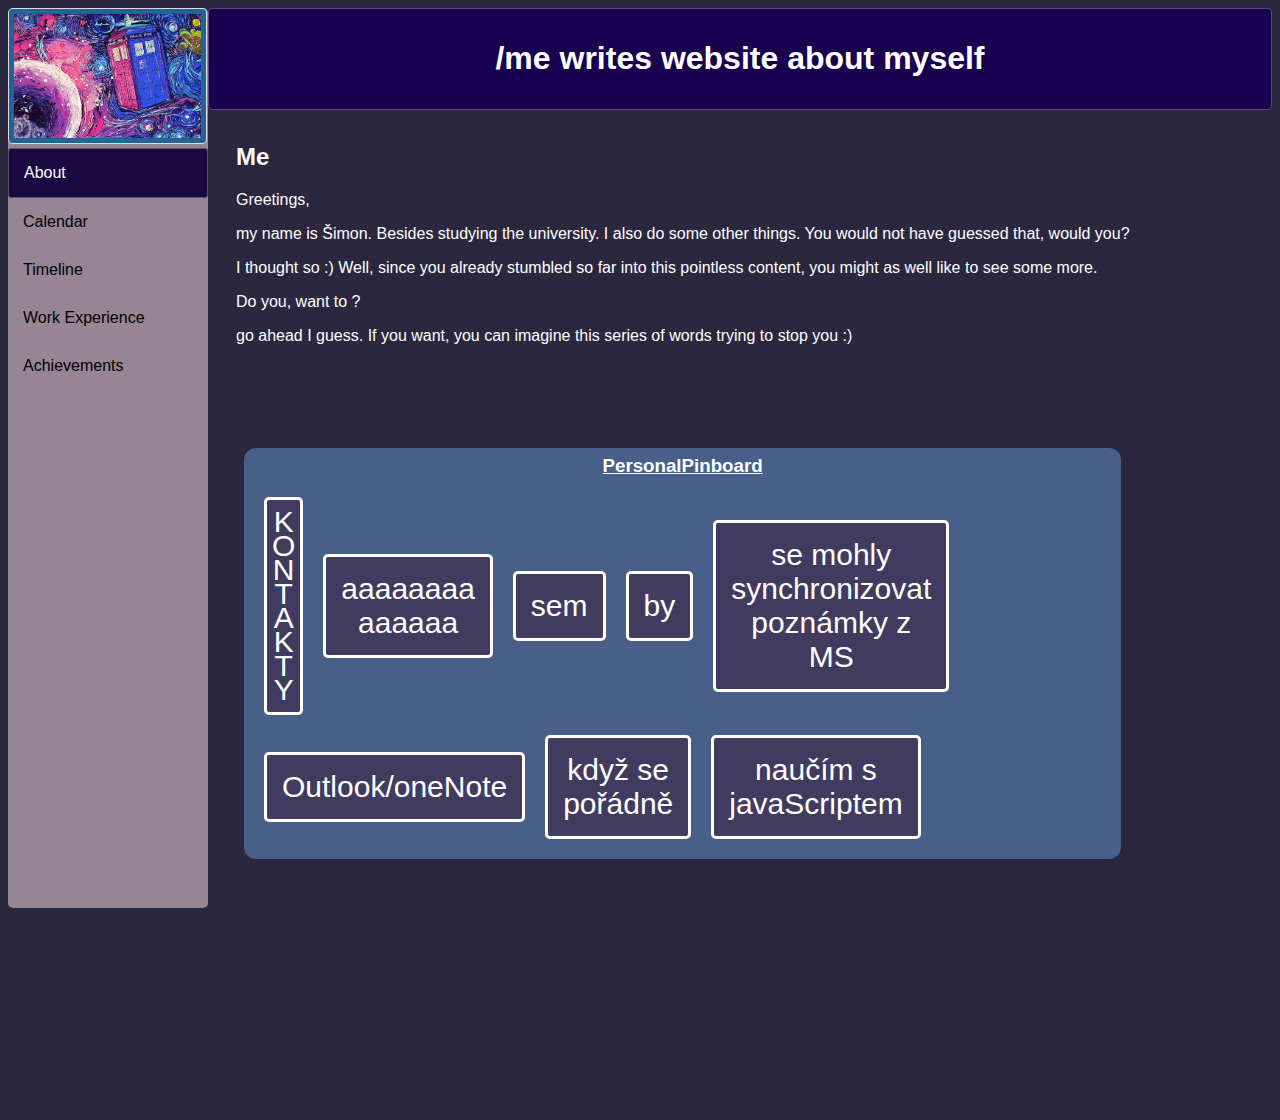
<file: index.html>
<!DOCTYPE html>
<html lang="en">

<head>
    <meta name="keywords" content="HTML, CSS, JavaScript, simik394">
    <meta name="description" content="homepage for personal website">
    <meta name="author" content="Simon Trousil">
    <title>/simik394</title>
    <link rel="icon" type="image/x-icon" href="resources/tardis-ico.ico">
    <link href="css/navigation.css" rel="stylesheet">
    <link href="css/index.css" rel="stylesheet">
    <!-- Load an icon library to show a hamburger menu (bars) on small screens -->
    <link rel="stylesheet" href="https://cdnjs.cloudflare.com/ajax/libs/font-awesome/4.7.0/css/font-awesome.min.css">
    <link href="css/default.css" rel="stylesheet">
    <script src="scripts.js"></script>
</head>

<body>
    <nav class="navigation" id="nav">
        <img class="nav-pic" src="resources/tardis-nav2-min.jpg" alt="tardis">
        <a href="https://simik394.github.io/sp1/" class="active">About </a>
        <a href="myCalendar.html"> Calendar</a>
        <a href="timeline.html"> Timeline</a>
        <a href="mypartTimeJob.html">Work Experience </a>
        <a href="tf.html">Achievements</a>
        <a href="javascript:void(0);" class="icon" onclick="dropDownMenu()">M
            <i class="fa fa-bars"></i>
        </a>
    </nav>
    <div class="header">
        <h1>/me writes website about myself</h1>
    </div>
    <div class="content">
        <div class="intro">
            <h2>Me</h2>
            <p>Greetings,</p>
            <p>my name is Šimon. Besides studying the university. I also do some other things. You would not have
                guessed that, would you?</p>
            <p>I thought so :) Well, since you already stumbled so far into this pointless content, you might as well
                like to see some more.</p>
            <p>Do you, want to ? </p>
            <p>go ahead I guess. If you want, you can imagine this series of words trying to stop you :)</p>
        </div>
        <div class="pin-board">
            <h3>PersonalPinboard</h3>
            <div class="tabDesc">
                <div class="hiden"></div>
                <div>
                    <p>K</p>
                    <p>O</p>
                    <p>N</p>
                    <p>T</p>
                    <p>A</p>
                    <p>K</p>
                    <p>T</p>
                    <p>Y</p>
                </div>
                <div>aaaaaaaa aaaaaa</div>
                <div>sem</div>
                <div>by</div>
                <div>se mohly synchronizovat poznámky z MS</div>
                <div>Outlook/oneNote</div>
                <div>když se pořádně</div>
                <div>naučím s javaScriptem</div>
            </div>
        </div>
    </div>
</body>

</html>
</file>
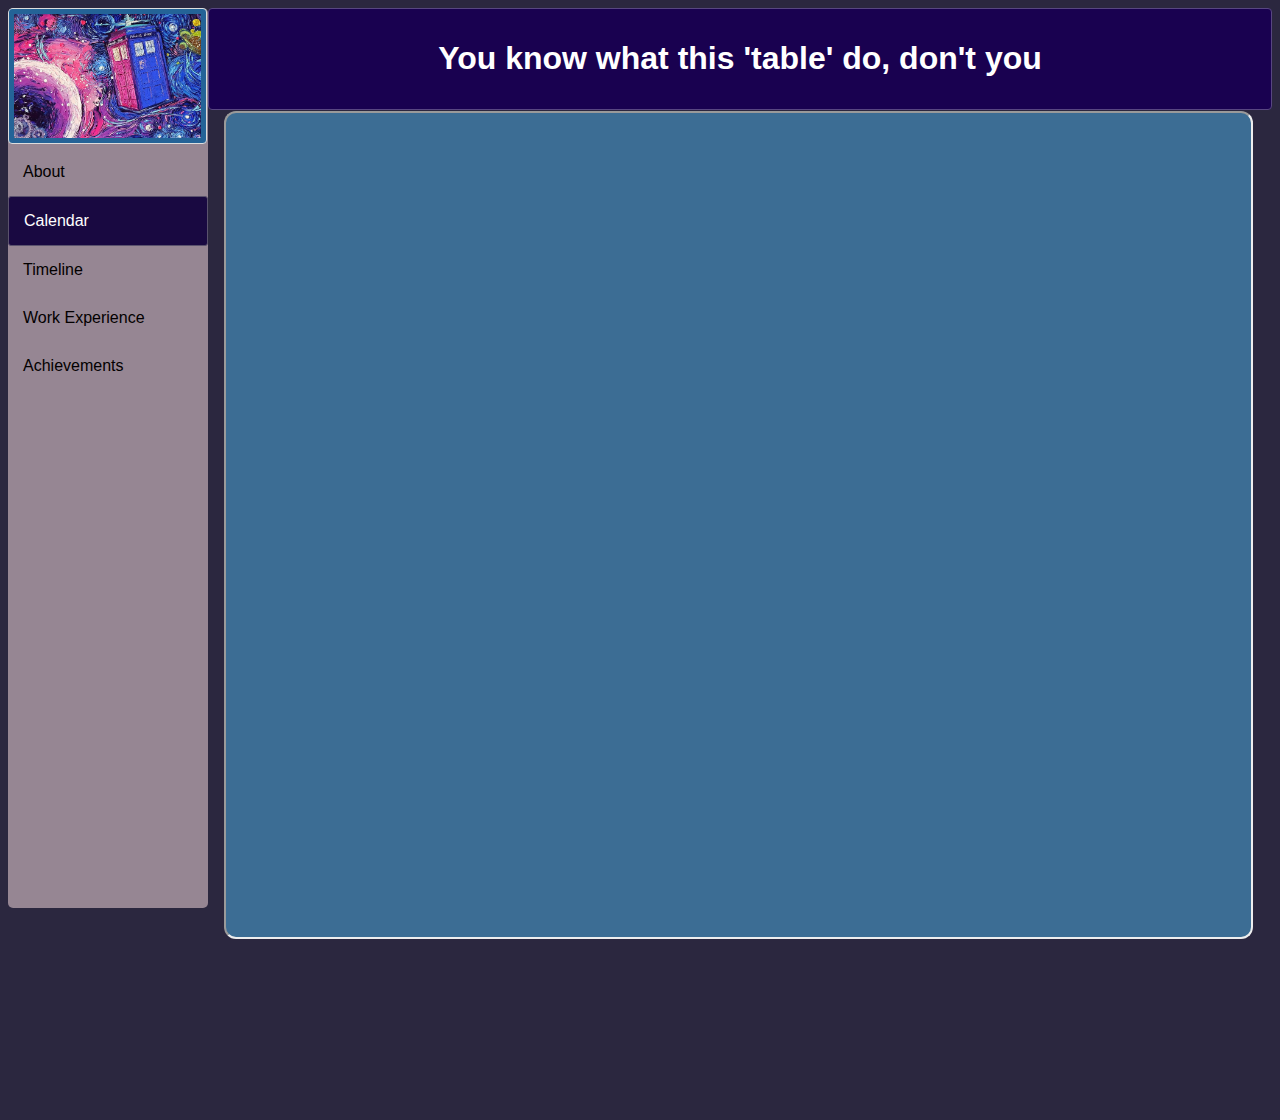
<file: myCalendar.html>
<!DOCTYPE html>
<html lang="en">

<head>
  <meta name="keywords" content="HTML, CSS, JavaScript, calendar, simik394">
  <meta name="description" content="mz google calendar prepared for sharing ">
  <meta name="author" content="Simon Trousil">
  <title>/simik394/calendar</title>
  <link rel="icon" type="image/x-icon" href="resources/tardis-ico.ico">
  <!-- Load an icon library to show a hamburger menu (bars) on small screens -->
  <link rel="stylesheet" href="https://cdnjs.cloudflare.com/ajax/libs/font-awesome/4.7.0/css/font-awesome.min.css">
  <script src="scripts.js"></script>
  <link href="css/navigation.css" rel="stylesheet">
  <link href="css/default.css" rel="stylesheet">
  <link href="css/calendar.css" rel="stylesheet">
</head>

<body>
  <nav class="navigation" id="nav">
    <img class="nav-pic" src="resources/tardis-nav2-min.jpg" alt="tardis">
    <a href="https://simik394.github.io/sp1/">About </a>
    <a href="myCalendar.html" class="active"> Calendar</a>
    <a href="timeline.html"> Timeline</a>
    <a href="mypartTimeJob.html">Work Experience </a>
    <a href="tf.html">Achievements</a>
    <a href="javascript:void(0);" class="icon" onclick="dropDownMenu()">M
      <i class="fa fa-bars"></i>
    </a>
  </nav>
  <div class="header">
    <h1>You know what this 'table' do, don't you</h1>
  </div>
  <div class="content">
    <div class="iframe-box">
      <iframe class="respFrame"
        src="https://calendar.google.com/calendar/embed?src=eb89d4e4bb753a6703b8e9ae959bea886ce31e7e99f2cfd28e46b3a6d0d3f8f2%40group.calendar.google.com&ctz=Europe%2FPrague"
        title="simik`s public calendar"></iframe>
    </div>
  </div>
</body>

</html>
</file>
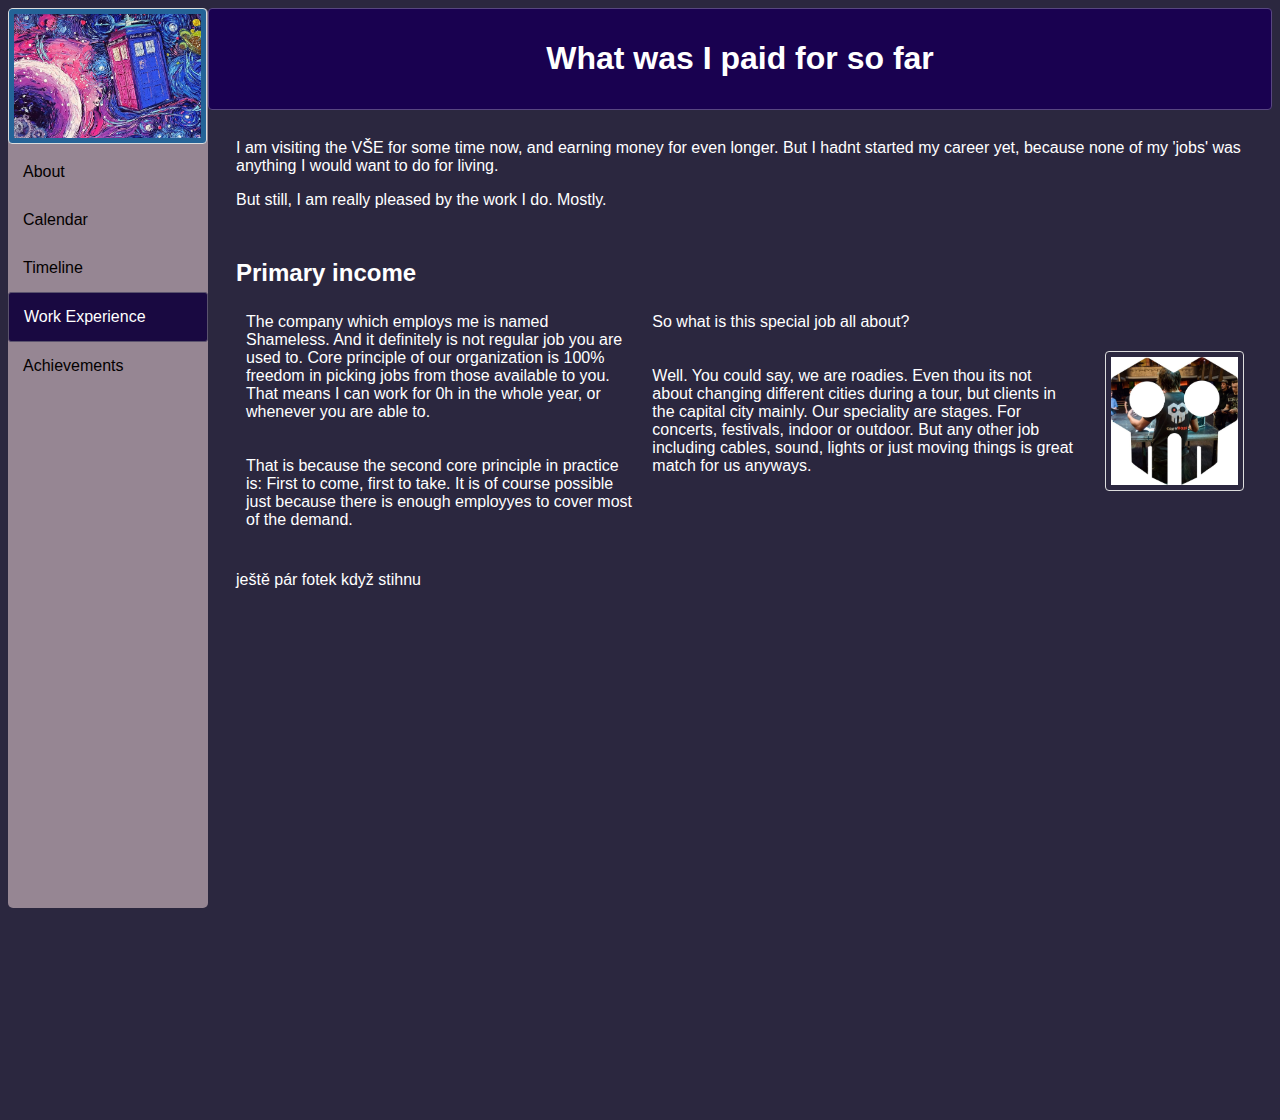
<file: mypartTimeJob.html>
<!DOCTYPE html>
<html lang="en">

<head>
  <meta name="keywords" content="HTML, CSS, JavaScript, shameless.sinch">
  <meta name="description" content="to reference my previous job experiences">
  <meta name="author" content="Simon Trousil">
  <title>/simik394/Work</title>
  <link rel="icon" type="image/x-icon" href="resources/tardis-ico.ico">
  <!-- Load an icon library to show a hamburger menu (bars) on small screens -->
  <link rel="stylesheet" href="https://cdnjs.cloudflare.com/ajax/libs/font-awesome/4.7.0/css/font-awesome.min.css">
  <script src="scripts.js"></script>
  <link href="css/navigation.css" rel="stylesheet">
  <link href="css/default.css" rel="stylesheet">
  <link href="css/work.css" rel="stylesheet">
</head>

<body>
  <nav class="navigation" id="nav">
    <img class="nav-pic" src="resources/tardis-nav2-min.jpg" alt="tardis">
    <a href="https://simik394.github.io/sp1/">About </a>
    <a href="myCalendar.html"> Calendar</a>
    <a href="timeline.html"> Timeline</a>
    <a href="mypartTimeJob.html" class="active">Work Experience </a>
    <a href="tf.html">Achievements</a>
    <a href="javascript:void(0);" class="icon" onclick="dropDownMenu()">M<i class="fa fa-bars"></i>
    </a>
  </nav>
  <div class="header">
    <h1>What was I paid for so far</h1>
  </div>
  <div class="content">
    <div class="intro">
      <div>
        <p>I am visiting the VŠE for some time now, and earning money for even longer. But I hadnt started my career
          yet, because none of my 'jobs' was anything I would want to do for living.</p>
        <p>But still, I am really pleased by the work I do. Mostly.</p>
      </div>
      <h2>Primary income</h2>
      <div class="box">
        <div>
          <p>The company which employs me is named Shameless. And it definitely is not regular job you are used to. Core
            principle of our organization is 100% freedom in picking jobs from those available to you. That means I can
            work for 0h in the whole year, or whenever you are able to. </p>
          <p>That is because the second core principle in practice is: First to come, first to take. It is of course
            possible just because there is enough employyes to cover most of the demand.</p>
        </div>
        <div>
          <p>So what is this special job all about?</p>
          <p>Well. You could say, we are roadies. Even thou its not about changing different cities during a tour, but
            clients in the capital city mainly. Our speciality are stages. For concerts, festivals, indoor or outdoor.
            But any other job including cables, sound, lights or just moving things is great match for us anyways.</p>
        </div>
        <div class="img-box">
          <img src="resources/shameless-logo-min.jpg" alt="shameless-logo">
        </div>
      </div>

      <div>
        <p>ještě pár fotek když stihnu</p>
      </div>
    </div>
    <div></div>
    <div></div>
  </div>
</body>

</html>
</file>
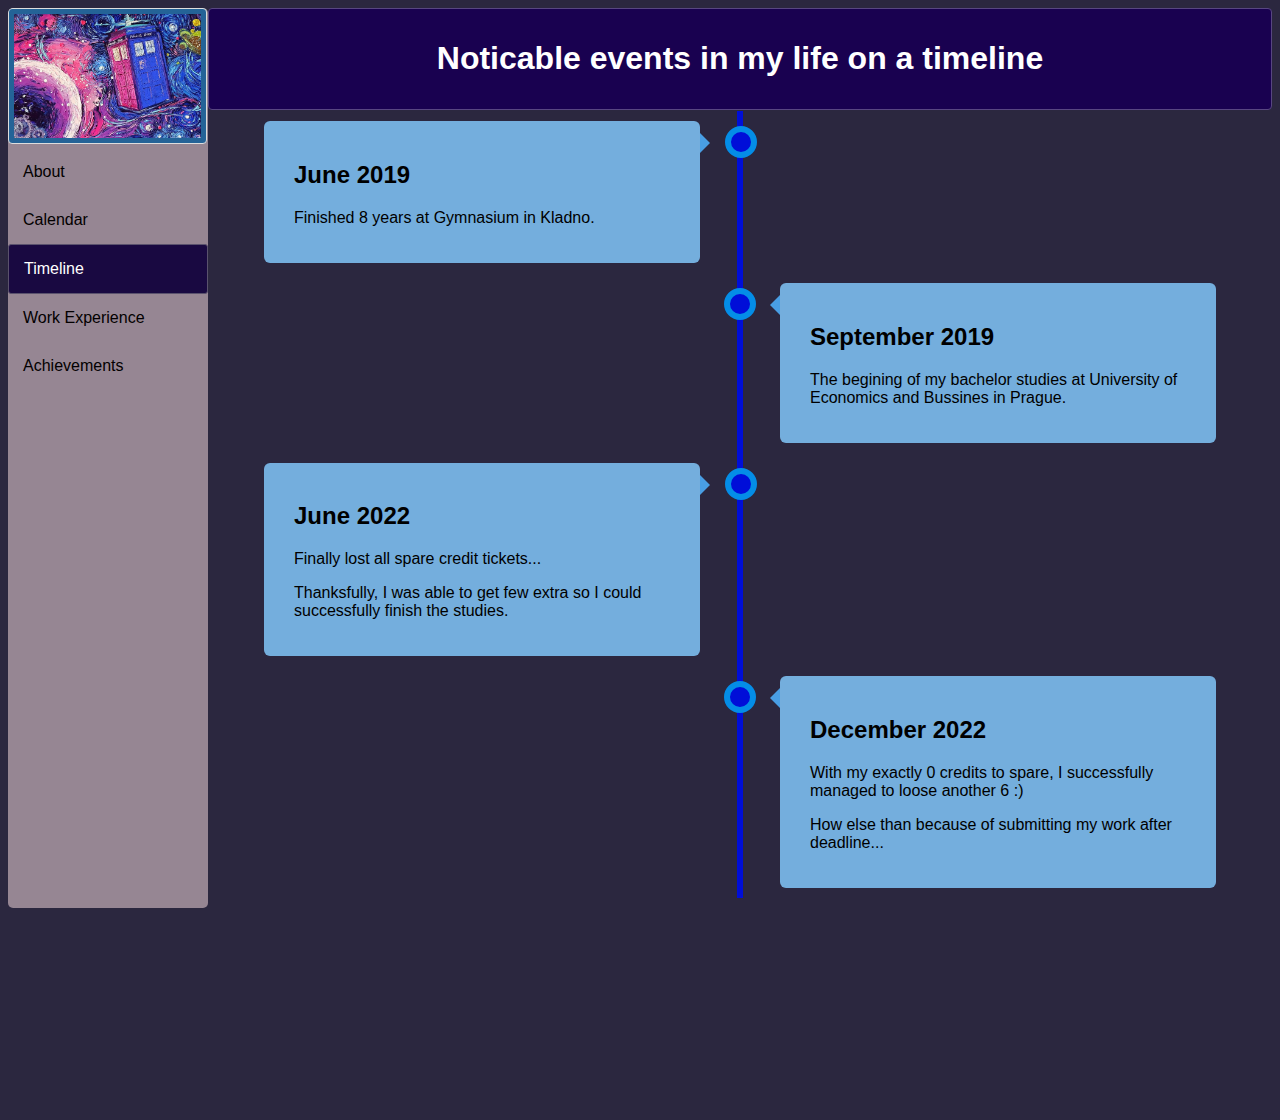
<file: timeline.html>
<!DOCTYPE html>
<html lang="en">

<head>
  <meta name="keywords" content="HTML, CSS, JavaScript">
  <meta name="description" content="the most important events in sequence">
  <meta name="author" content="Simon Trousil">
  <title>/simik394/timeline</title>
  <link rel="icon" type="image/x-icon" href="resources/tardis-ico.ico">
  <!-- Load an icon library to show a hamburger menu (bars) on small screens -->
  <link rel="stylesheet" href="https://cdnjs.cloudflare.com/ajax/libs/font-awesome/4.7.0/css/font-awesome.min.css">
  <script src="scripts.js"></script>
  <link href="css/navigation.css" rel="stylesheet">
  <link href="css/timeline.css" rel="stylesheet">
  <link href="css/default.css" rel="stylesheet">
  <!--link href="../css/styles.css" rel="stylesheet" type="text/css"-->
</head>

<body>
  <nav class="navigation" id="nav">
    <img src="resources/tardis-nav2-min.jpg" alt="tard" class="nav-pic">
    <a href="https://simik394.github.io/sp1/">About </a>
    <a href="myCalendar.html"> Calendar</a>
    <a href="timeline.html" class="active"> Timeline</a>
    <a href="mypartTimeJob.html">Work Experience </a>
    <a href="tf.html">Achievements</a>
    <a href="javascript:void(0);" class="icon" onclick="dropDownMenu()">M<i class="fa fa-bars"></i>
    </a>
  </nav>
  <div class="header">
    <h1>Noticable events in my life on a timeline</h1>
  </div>
  <div class="content">
    <div class="timeline">
      <div class="container left">
        <div class="boublecontent">
          <h2>June 2019</h2>
          <p>Finished 8 years at Gymnasium in Kladno.</p>
        </div>
      </div>
      <div class="container right">
        <div class="boublecontent">
          <h2>September 2019</h2>
          <p>The begining of my bachelor studies at University of Economics and Bussines in Prague.</p>
        </div>
      </div>
      <div class="container left">
        <div class="boublecontent">
          <h2>June 2022</h2>
          <p>Finally lost all spare credit tickets...</p>
          <p>Thanksfully, I was able to get few extra so I could successfully finish the studies.</p>
        </div>
      </div>
      <div class="container right">
        <div class="boublecontent">
          <h2>December 2022</h2>
          <p>With my exactly 0 credits to spare, I successfully managed to loose another 6 :)</p>
          <p>How else than because of submitting my work after deadline...</p>
        </div>
      </div>
    </div>
  </div>
</body>

</html>
</file>
<file: css/navigation.css>
/* The side navigation menu */
.navigation {
  margin: 0;
  padding: 0;
  width: 200px;
  background-color: #968693;
  position: fixed;
  height: 100%;
  overflow: auto;
  border-radius: 5px;
}

.nav-pic {
  width: 187px;
  background-color: rgb(36, 99, 151);
  border: 1px solid #ddd;
  border-radius: 4px;
  padding: 5px;
}

/* navigation links */
.navigation a {
  display: block;
  color: rgb(3, 0, 0);
  padding: 15px;
  text-decoration: none;
}

/* Active/current link */
.navigation a.active {
  background-color: #190941;
  color: white;
  border-radius: 3px;
  border-style: solid;
  border-width: 1px;
  border-color: #5a526d;
}

/* Links on mouse-over */
.navigation a:hover:not(.active) {
  background-color: #555;
  color: white;
}

/* Page content. The value of the margin-left property should match the value of the navigation's width property */
div.content {
  margin-left: 200px;
  padding: 1px 16px;
  /* vyřešit kvůli headru*/
  height: 1000px;
}

.header {
  background-color: #190150;
  color: white;
  text-align: center;
  padding: 10px;
  margin-left: 200px;
  border-radius: 4px;
  border-style: solid;
  border-width: 1px;
  border-color: #584681;
}

/* Hide the link that should open and close the topnav on small screens */
.navigation .icon {
  display: none;
}

.box {
  /*  border-radius: 5px;
    border-style: solid;
    border-width: 1px;*/
  margin-top: -20px;
  display: flex;
}

/* On screens that are less than 700px wide, make the navigation into a topbar */
@media screen and (max-width: 700px) {

  /*.navigation a:not(:first-child) {display: none;}    now useless*/
  .navigation {
    width: 100%;
    height: 50px;
    position: relative;
    overflow: hidden;
  }

  .navigation a {
    float: left;
    display: none;
  }

  .navigation a.icon {
    display: block;
    float: right;
  }

  div.content {
    margin-left: 0;
  }

  .header {
    margin-left: 0;
  }

  .box {
    display: inline-block;
  }
}

/* The "responsive" class is added to the topnav with JavaScript when the user clicks on the icon. This class makes the topnav look good on small screens (display the links vertically instead of horizontally) */
@media screen and (max-width: 700px) {
  .navigation.responsive {
    position: relative;
    height: auto;
  }

  .navigation.responsive a.icon {
    position: absolute;
    right: 0;
    top: 0;
  }

  .navigation.responsive a {
    float: none;
    display: block;
    text-align: left;
  }
}


@media print {
  .navigation {
    display: none;
  }

  div.content {
    margin-left: 0;
  }

  .header {
    margin-left: 0;
  }


  html,
  body {
    height: 100%;
    margin: 0 !important;
    padding: 0 !important;
    overflow: hidden;
  }

}
</file>
<file: css/index.css>
.pin-board {
  background-color: #485f8a;
  border-radius: 12px;
  margin-left: 20px;
  width: 85%;
  margin-top: 75px;
}

.pin-board h3 {
  color: rgb(254, 255, 255);
  margin: auto;
  padding-top: 7px;
  text-align: center;
  text-decoration-line: underline;
  text-decoration-thickness: auto;
}

.tabDesc {
  /*border-style: dashed;*/
  padding: 10px;
  display: flex;
  flex-wrap: wrap;
  align-items: center;

}

.tabDesc>div {
  background-color: #413c5f;
  color: white;
  margin: 10px;
  padding: 15px;
  font-size: 30px;
  border-radius: 5px;
  border-style: solid;
  border-width: 3px;
  text-align: center;
  width: min-content;
  height: min-content;
}

.tabDesc>div p {
  margin: -10px;
}

.flex-title {
  width: 100%;
}
</file>
<file: css/default.css>
/* Set a background color */
  body {
    background-color: #2b273f;
    font-family: Helvetica, sans-serif;
  }

  .intro {
    /*background-color: #48445e;*/
    color: white;
    border-radius: 10px;
    padding: 12px;
    /*border-style: solid;
    border-width: 1px;*/
  }

  .hiden {
    display: none
  }
</file>
<file: css/calendar.css>
.respFrame {
    height: 800px;
    width: 97%;
    min-width: 600px;
    padding: 12px;
    background-color: rgb(60, 109, 148);
    border-radius: 12px;
}

.iframe-box {
    overflow: auto
}
</file>
<file: css/work.css>
.img-box img {
  width: 80%;
  float: right;
  border: 1px solid #ddd;
  border-radius: 4px;
  padding: 5px;
}

h2 {
  padding-top: 30px;
}

.box p {
  padding: 10px;

}

.img-box {
  margin: auto;
}
</file>
<file: css/timeline.css>
.timeline div {
  box-sizing: border-box;
}


/* The actual timeline (the vertical ruler) */
.timeline {
  position: relative;
  max-width: 1200px;
  margin: 0 auto;
}

/* The actual timeline (the vertical ruler) */
.timeline::after {
  content: '';
  position: absolute;
  width: 6px;
  background-color: rgb(0, 14, 216);
  top: 0;
  bottom: 0;
  left: 50%;
  margin-left: -3px;
}

/* Container around content */
.container {
  padding: 10px 40px;
  position: relative;
  background-color: inherit;
  width: 50%;
}

/* The circles on the timeline */
.container::after {
  content: '';
  position: absolute;
  width: 20px;
  height: 20px;
  right: -17px;
  background-color: rgb(0, 14, 216);
  border: 6px solid #048de7;
  top: 15px;
  border-radius: 50%;
  z-index: 1;
}

/* Place the container to the left */
.left {
  left: 0;
}

/* Place the container to the right */
.right {
  left: 50%;
}

/* Add arrows to the left container (pointing right) */
.left::before {
  content: " ";
  height: 0;
  position: absolute;
  top: 22px;
  width: 0;
  z-index: 1;
  right: 30px;
  border: medium solid white;
  border-width: 10px 0 10px 10px;
  border-color: transparent transparent transparent rgb(73, 158, 228);
  ;
}

/* Add arrows to the right container (pointing left) */
.right::before {
  content: " ";
  height: 0;
  position: absolute;
  top: 22px;
  width: 0;
  z-index: 1;
  left: 30px;
  border: medium solid white;
  border-width: 10px 10px 10px 0;
  border-color: transparent rgb(73, 158, 228) transparent transparent;
}

/* Fix the circle for containers on the right side */
.right::after {
  left: -16px;
}

/* The actual content */
.boublecontent {
  padding: 20px 30px;
  background-color: rgb(116, 174, 221);
  position: relative;
  border-radius: 6px;
}

/* Media queries - Responsive timeline on screens less than 600px wide */
@media screen and (max-width: 800px) {

  /* Place the timelime to the left */
  .timeline::after {
    left: 31px;
  }

  /* Full-width containers */
  .container {
    width: 100%;
    padding-left: 70px;
    padding-right: 25px;
  }

  /* Make sure that all arrows are pointing leftwards */
  .container::before {
    left: 60px;
    border: medium solid white;
    border-width: 10px 10px 10px 0;
    border-color: transparent rgb(73, 158, 228) transparent transparent;
  }

  /* Make sure all circles are at the same spot */
  .left::after,
  .right::after {
    left: 15px;
  }

  /* Make all right containers behave like the left ones */
  .right {
    left: 0%;
  }
}
</file>
